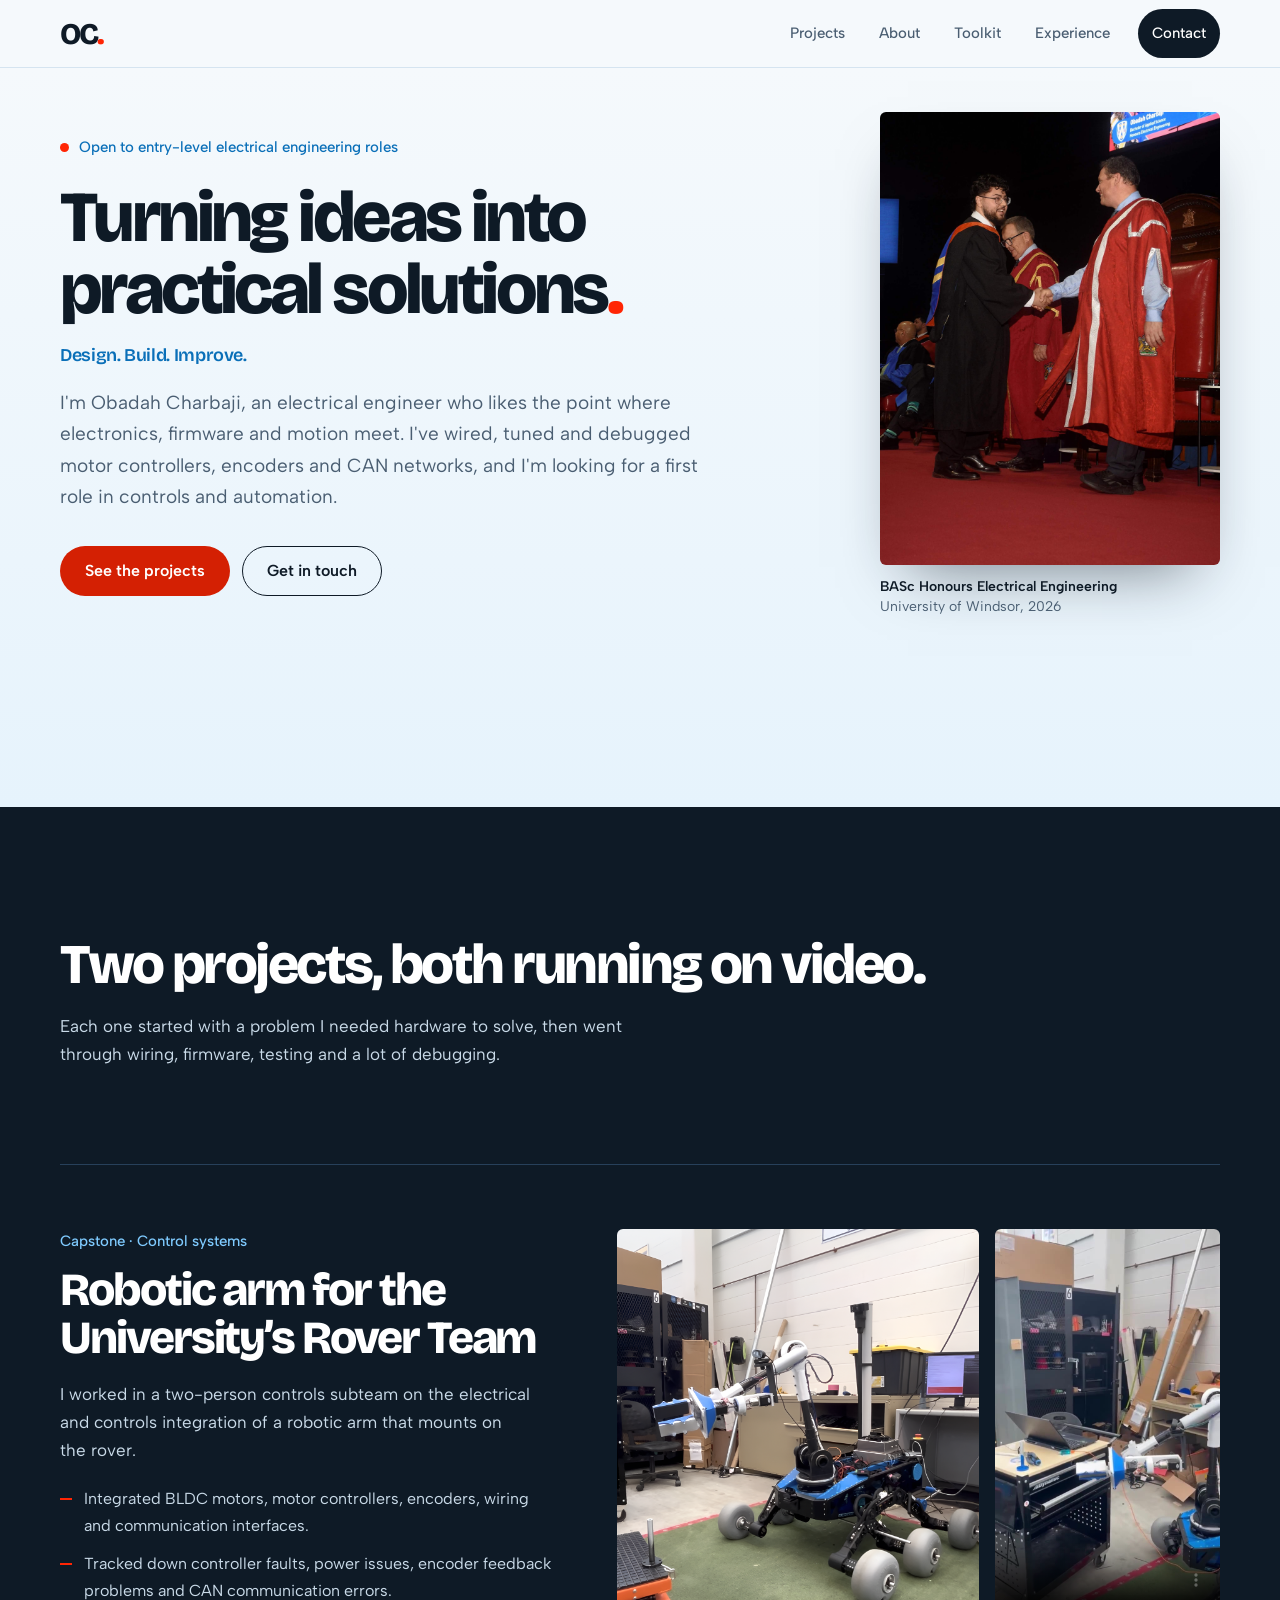
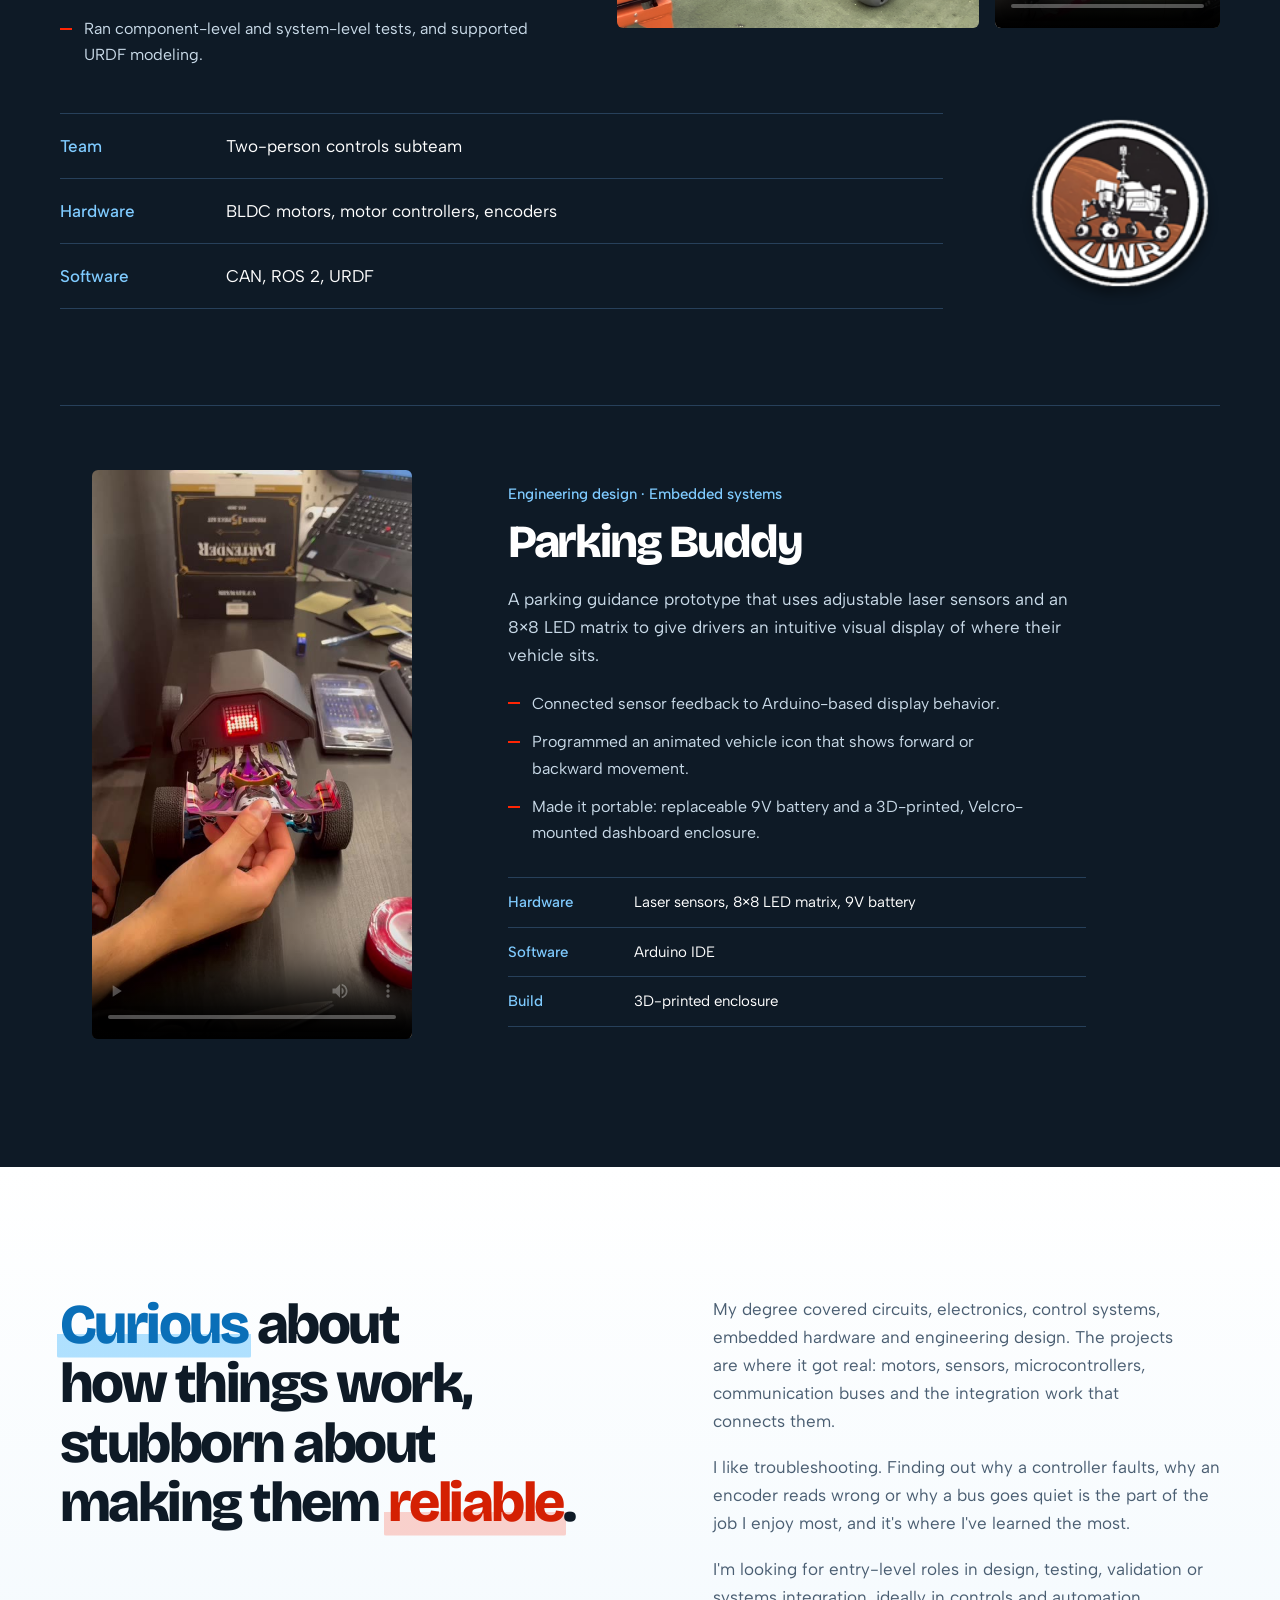
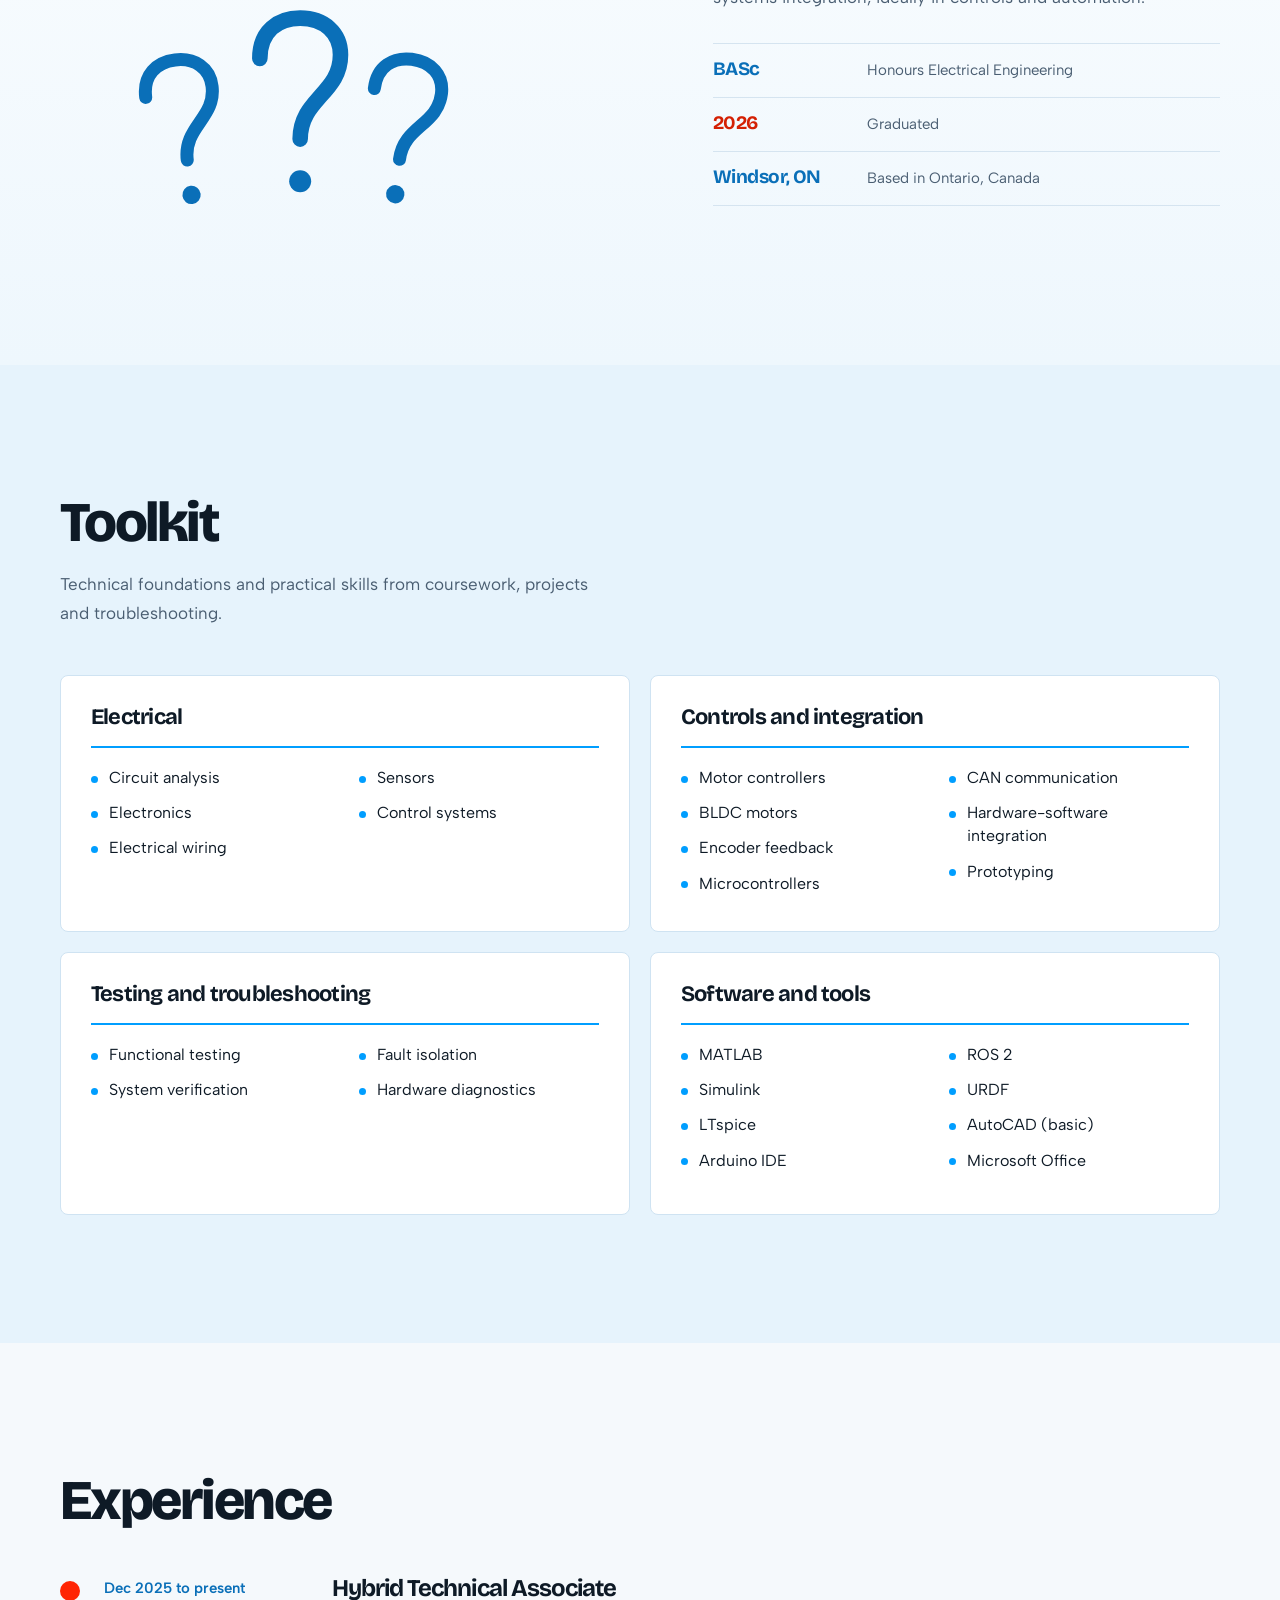
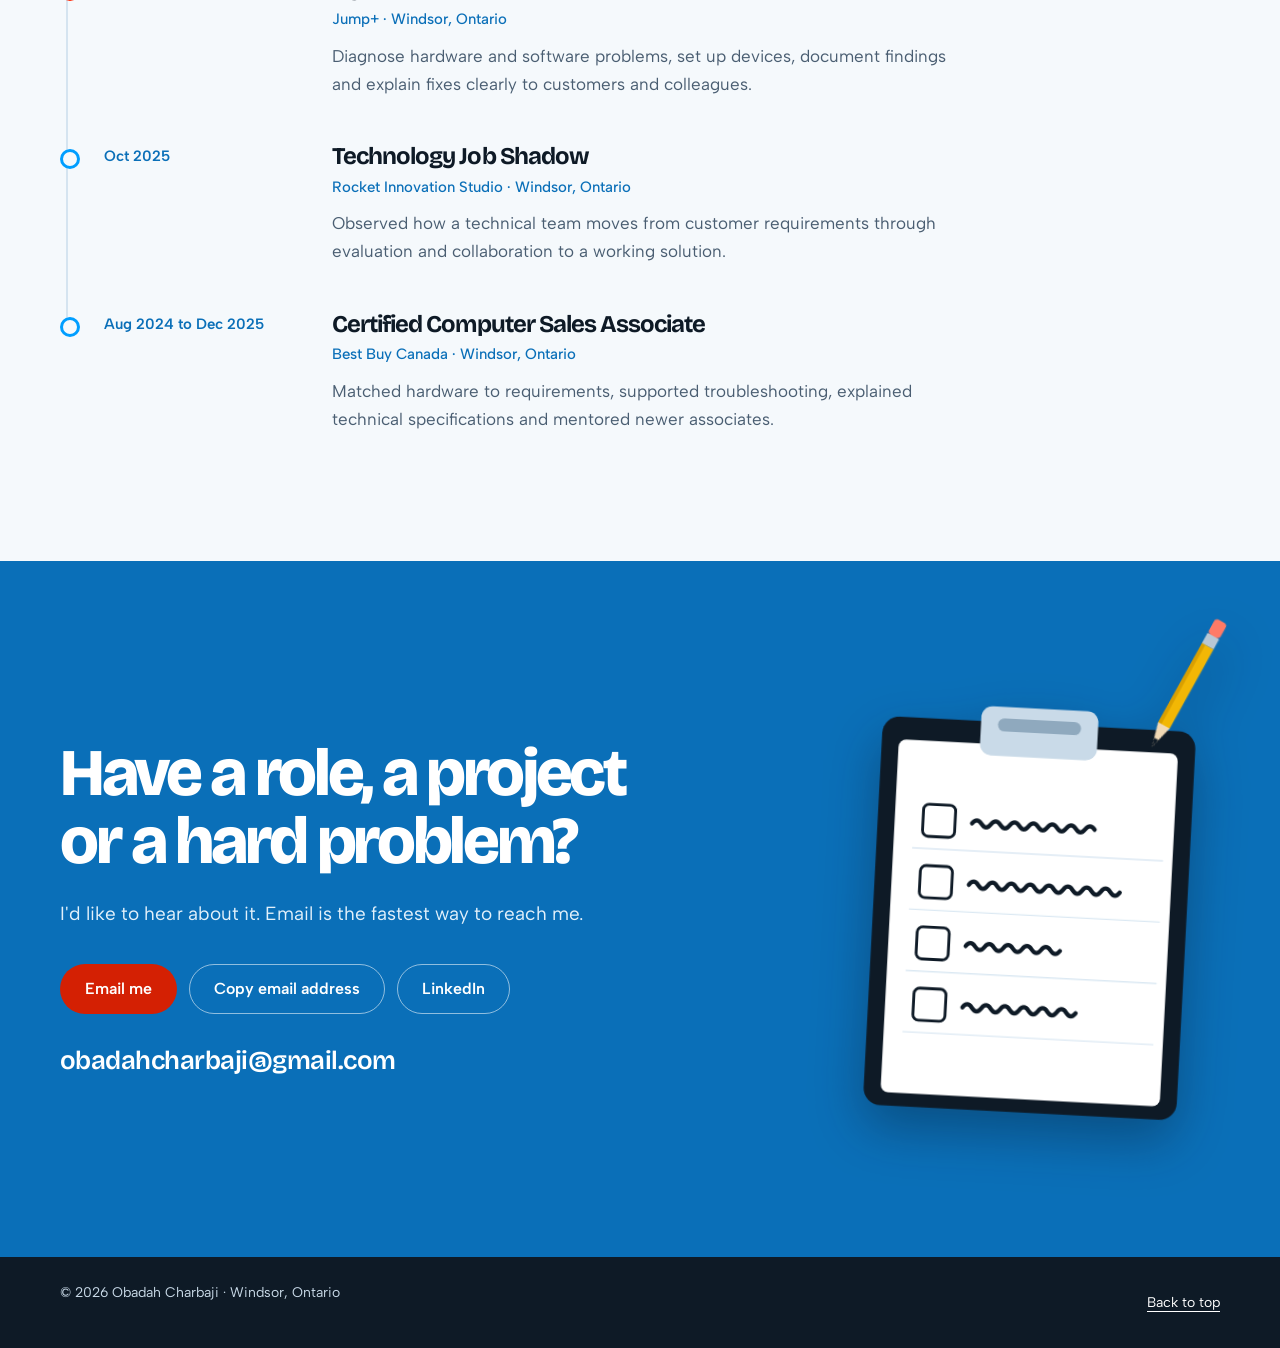
<file: index.html>
<!DOCTYPE html>
<html lang="en">
<head>
  <meta charset="UTF-8" />
  <meta name="viewport" content="width=device-width, initial-scale=1" />
  <title>Obadah Charbaji · Electrical Engineer, Controls &amp; Automation</title>
  <meta name="description" content="Obadah Charbaji is a 2026 Electrical Engineering graduate (University of Windsor) with hands-on experience in motor control, encoders, CAN, embedded electronics and testing. Open to entry-level roles in controls and automation." />
  <meta name="theme-color" content="#0E1A26" />
  <link rel="canonical" href="https://obadahcharbaji.com/" />
  <meta property="og:type" content="website" />
  <meta property="og:title" content="Obadah Charbaji · Electrical Engineer" />
  <meta property="og:description" content="Controls, embedded electronics and testing. Robotic arm control systems and Parking Buddy, with demo videos." />
  <meta property="og:image" content="og-image.jpg" />
  <meta name="twitter:card" content="summary_large_image" />
  <link rel="icon" href="data:image/svg+xml,%3Csvg xmlns='http://www.w3.org/2000/svg' viewBox='0 0 64 64'%3E%3Crect width='64' height='64' rx='14' fill='%230E1A26'/%3E%3Ctext x='9' y='44' font-family='Arial' font-weight='800' font-size='32' fill='white'%3EOC%3C/text%3E%3Ccircle cx='53' cy='42' r='5' fill='%23FF2504'/%3E%3C/svg%3E" />
  <link rel="preconnect" href="https://fonts.googleapis.com" />
  <link rel="preconnect" href="https://fonts.gstatic.com" crossorigin />
  <link rel="stylesheet" href="https://fonts.googleapis.com/css2?family=Bricolage+Grotesque:opsz,wght@12..96,500;12..96,700;12..96,800&family=Albert+Sans:wght@400;500;600&display=swap" />
  <style>
:root{
  --ink:#0E1A26; --ink-2:#16273A; --paper:#F5F9FC; --white:#FFFFFF;
  --blue:#009EFF; --blue-deep:#0A6FB8; --red:#FF2504; --red-btn:#D42003;
  --muted:#4A5E72; --line:#D5E4F0; --line-dark:#27405A; --on-dark:#C9DAE8;
  --wrap:1160px; --head:'Bricolage Grotesque','Albert Sans',system-ui,sans-serif; --body:'Albert Sans',system-ui,sans-serif;
}
*{box-sizing:border-box}
html{scroll-behavior:smooth;scroll-padding-top:84px}
body{margin:0;background:var(--paper);color:var(--ink);font:400 17px/1.65 var(--body);-webkit-font-smoothing:antialiased;text-rendering:optimizeLegibility}
h1,h2,h3,p,ul,ol,dl,figure,dd{margin:0}
p,li{text-wrap:pretty}h1,h2,h3{text-wrap:balance}
ul,ol{padding:0;list-style:none}
img,video{display:block;max-width:100%}
a{color:inherit}
:focus-visible{outline:3px solid var(--blue);outline-offset:3px;border-radius:2px}
.wrap{width:min(100% - 48px,var(--wrap));margin-inline:auto}
.sr-only{position:absolute;width:1px;height:1px;overflow:hidden;clip:rect(0 0 0 0);white-space:nowrap}
.skip-link{position:absolute;left:16px;top:-80px;z-index:100;background:var(--white);padding:10px 14px;font-weight:600}
.skip-link:focus{top:12px}
.progress{position:fixed;inset:0 0 auto 0;height:3px;z-index:60;background:var(--red);transform-origin:left;transform:scaleX(0)}

/* header */
.site-header{position:sticky;top:0;z-index:50;height:68px;background:rgba(245,249,252,.9);backdrop-filter:blur(14px);border-bottom:1px solid var(--line)}
.bar{height:100%;display:flex;align-items:center;justify-content:space-between}
.brand{font:800 30px/1 var(--head);letter-spacing:-.06em;text-decoration:none}
.brand span{color:var(--red)}
.site-nav{display:flex;align-items:center;gap:6px}
.site-nav a{padding:12px 14px;font-size:15px;font-weight:500;text-decoration:none;border-radius:999px;color:var(--muted);transition:color .15s,background .15s}
.site-nav a:hover{color:var(--ink)}
.site-nav a.is-active{color:var(--ink);background:#E3F1FB}
.site-nav .nav-cta{background:var(--ink);color:var(--white);margin-left:8px}
.site-nav .nav-cta:hover{background:var(--blue-deep);color:var(--white)}
.menu-toggle{display:none;width:44px;height:44px;border:0;background:none;cursor:pointer;position:relative}
.menu-toggle span{position:absolute;left:11px;right:11px;height:2px;background:var(--ink);transition:transform .2s,top .2s}
.menu-toggle span:first-child{top:18px}.menu-toggle span:last-child{top:25px}
.menu-toggle[aria-expanded=true] span:first-child{top:21px;transform:rotate(45deg)}
.menu-toggle[aria-expanded=true] span:last-child{top:21px;transform:rotate(-45deg)}

/* buttons */
.btn{display:inline-flex;align-items:center;justify-content:center;min-height:50px;padding:12px 24px;border-radius:999px;font:600 16px/1 var(--body);text-decoration:none;border:1.5px solid transparent;cursor:pointer;transition:transform .15s,background .15s,color .15s,border-color .15s}
.btn:hover{transform:translateY(-2px)}
.btn-primary{background:var(--red-btn);color:var(--white)}
.btn-primary:hover{background:#B81A02}
.btn-ghost{border-color:var(--ink);color:var(--ink);background:transparent}
.btn-ghost:hover{background:var(--ink);color:var(--white)}
.btn-ghost-light{border-color:rgba(255,255,255,.55);color:var(--white);background:transparent}
.btn-ghost-light:hover{background:var(--white);color:var(--ink)}

/* hero */
.hero{padding:44px 0 0;overflow:hidden;background:linear-gradient(180deg,var(--paper) 0%,#E6F3FC 100%)}
.hero-grid{display:grid;grid-template-columns:minmax(0,1.25fr) minmax(0,.75fr);gap:clamp(32px,6vw,88px);align-items:center}
.hero-status{display:inline-flex;align-items:center;gap:10px;font-size:15px;font-weight:500;color:var(--blue-deep);margin-bottom:22px}
.pulse{width:9px;height:9px;border-radius:50%;background:var(--red)}
.hero h1{font:800 clamp(42px,5.6vw,80px)/1 var(--head);letter-spacing:-.05em;max-width:11em}
.tagline{margin-top:18px;font:600 18px/1.3 var(--head);letter-spacing:-.02em;color:var(--blue-deep)}
.hero h1 i{font-style:normal;color:var(--red)}
.lede{margin-top:20px;max-width:34em;font-size:clamp(17px,1.5vw,19px);color:var(--muted)}
.hero-actions{display:flex;flex-wrap:wrap;gap:12px;margin-top:34px}
.hero-photo{position:relative;justify-self:end;width:100%;max-width:340px}
.hero-photo img{width:100%;height:auto;aspect-ratio:3/4;object-fit:cover;border-radius:6px;box-shadow:0 30px 60px -28px rgba(14,26,38,.55)}
.hero-photo figcaption{margin-top:12px;font-size:14px;font-weight:600;line-height:1.4}
.hero-photo figcaption span{font-weight:400;color:var(--muted)}

/* signal wave: the page's one signature moment */
.trace{position:relative;height:170px;margin-top:20px}
.trace canvas{position:absolute;inset:0;width:100%;height:100%;display:block}

/* section scaffolding */
.section-title{font:800 clamp(32px,4.4vw,56px)/1.06 var(--head);letter-spacing:-.045em;max-width:17em}
.section-sub{margin-top:18px;max-width:36em;color:var(--muted)}
.projects,.about,.toolkit,.experience{padding:clamp(72px,10vw,128px) 0}

/* projects */
.projects{background:var(--ink);color:var(--white)}
.projects .section-sub{color:var(--on-dark)}
.case{display:grid;gap:clamp(28px,5vw,72px);align-items:start;margin-top:clamp(56px,8vw,96px);padding-top:clamp(40px,5vw,64px);border-top:1px solid var(--line-dark)}
.case-arm{grid-template-columns:minmax(0,.9fr) minmax(0,1.1fr)}
.case-park{grid-template-columns:minmax(0,.7fr) minmax(0,1.3fr);align-items:center}
.case-kind{font-size:15px;font-weight:500;color:#7FCBFF;margin-bottom:12px}
.case h3{font:800 clamp(30px,3.6vw,46px)/1.05 var(--head);letter-spacing:-.045em;margin-bottom:18px}
.case-text>p:not(.case-kind){color:var(--on-dark);max-width:34em}
.ticks{margin:22px 0 0;display:grid;gap:12px;max-width:34em}
.ticks li{position:relative;padding-left:24px;color:var(--on-dark);font-size:16px}
.ticks li::before{content:"";position:absolute;left:0;top:.72em;width:12px;height:2px;background:var(--red)}
.facts{margin-top:30px;border-top:1px solid var(--line-dark);max-width:34em}
.facts div{display:grid;grid-template-columns:110px 1fr;gap:16px;padding:12px 0;border-bottom:1px solid var(--line-dark);font-size:15px}
.facts dt{color:#7FCBFF;font-weight:500}
.facts dd{color:var(--white)}
.case-media{min-width:0}
.case-arm .case-media{display:grid;grid-template-columns:minmax(0,1fr) minmax(0,.62fr);gap:16px;align-items:stretch}
.case-park .case-media{display:flex;justify-content:center}
.shot{position:relative;min-width:0}
.shot-photo img{width:100%;height:100%;object-fit:cover;border-radius:6px}
.shot video{width:100%;height:auto;background:#060D14;border-radius:6px;aspect-ratio:9/16;object-fit:contain}
.case-park .shot{width:min(100%,320px)}
.shot figcaption{margin-top:10px;font-size:14px;color:var(--on-dark)}
.shot-photo{display:flex}

/* wide facts strip with the big rover badge */
.case-arm{row-gap:36px}
.case-foot{grid-column:1/-1;display:grid;grid-template-columns:minmax(0,1fr) auto;gap:clamp(28px,6vw,96px);align-items:center;margin-top:8px}
.case-foot .facts{max-width:none;margin:0}
.case-foot .facts div{grid-template-columns:150px 1fr;padding:18px 0;font-size:17px}
.rover-logo{display:block;width:clamp(160px,17vw,200px);height:auto;justify-self:center}
@media(max-width:900px){.case-foot{grid-template-columns:1fr;gap:28px}.rover-logo{justify-self:start;width:150px}}
@media(max-width:480px){.case-foot .facts div{grid-template-columns:90px 1fr;padding:14px 0;font-size:16px}}

/* about */
.about{background:linear-gradient(180deg,var(--white) 0%,#EEF7FD 100%)}
.hl{background-color:transparent;background-repeat:no-repeat;background-position:0 100%;background-size:100% .42em;padding:0 .06em;margin:0 -.06em;border-radius:2px}
.hl-blue{color:var(--blue-deep);background-image:linear-gradient(rgba(0,158,255,.3),rgba(0,158,255,.3))}
.hl-red{color:var(--red-btn);background-image:linear-gradient(rgba(255,37,4,.2),rgba(255,37,4,.2))}
.about-grid{display:grid;grid-template-columns:minmax(0,1fr) minmax(0,.9fr);gap:clamp(32px,7vw,100px);align-items:start}
.about-body{display:grid;gap:18px;color:var(--muted)}
.stat-row{display:grid;gap:0;margin-top:14px;border-top:1px solid var(--line)}
.stat-row li{padding:14px 0;border-bottom:1px solid var(--line);color:var(--muted);font-size:15px}
.stat-row strong{display:inline-block;min-width:150px;font:700 19px/1.2 var(--head);letter-spacing:-.03em;color:var(--blue-deep)}
.stat-row li:nth-child(2) strong{color:var(--red-btn)}

/* three question marks shrink, then three stars pop in */
.about-lead{display:grid;gap:36px}
.qstars{max-width:440px}
.qs-svg{display:block;width:100%;height:auto;overflow:visible}
.qm,.st{transform-box:fill-box;transform-origin:50% 55%}
.qm path{fill:none;stroke:var(--blue-deep);stroke-width:17;stroke-linecap:round;stroke-linejoin:round}
.qm circle{fill:var(--blue-deep)}
.st{fill:var(--red-btn);stroke:var(--ink);stroke-width:20;stroke-linejoin:round;opacity:0;transform:scale(0)}
.qm{transition:transform .35s cubic-bezier(.5,0,.75,0),opacity .3s ease}
.qstars.is-on .qm{transform:scale(0);opacity:0}
.qstars.is-on .qm1{transition-delay:.35s}.qstars.is-on .qm2{transition-delay:.47s}.qstars.is-on .qm3{transition-delay:.59s}
.qstars.is-on .st{animation:starpop .55s cubic-bezier(.2,.9,.3,1) both}
.qstars.is-on .st1{animation-delay:.6s}.qstars.is-on .st2{animation-delay:.9s}.qstars.is-on .st3{animation-delay:.75s}
@keyframes starpop{0%{transform:scale(0);opacity:0}15%{opacity:1}65%{transform:scale(1.18);opacity:1}100%{transform:scale(1);opacity:1}}
.qstars.is-reset *{transition:none!important;animation:none!important}
.qstars.is-static .qm{display:none}.qstars.is-static .st{opacity:1;transform:none}

/* toolkit */
.toolkit{background:#E6F3FC}
.kit{margin-top:48px;display:grid;grid-template-columns:repeat(2,minmax(0,1fr));gap:20px}
.kit-group{background:var(--white);border:1px solid #CFE3F2;border-radius:8px;padding:28px 30px 30px}
.kit-group h3{font:700 22px/1.2 var(--head);letter-spacing:-.035em;padding-bottom:16px;margin-bottom:18px;border-bottom:2px solid var(--blue)}
.kit-group ul{columns:2;column-gap:28px}
.kit-group li{position:relative;padding-left:18px;margin-bottom:12px;font-size:16px;line-height:1.45;break-inside:avoid}
.kit-group li::before{content:"";position:absolute;left:0;top:.6em;width:7px;height:7px;border-radius:50%;background:var(--blue)}

/* experience */
.experience{background:var(--paper)}
.timeline{margin-top:44px;position:relative}
.timeline li{position:relative;display:grid;grid-template-columns:200px minmax(0,1fr);gap:28px;padding:0 0 44px 44px}
.timeline li:last-child{padding-bottom:0}
.timeline li::before{content:"";position:absolute;left:0;top:7px;width:14px;height:14px;border-radius:50%;background:var(--paper);border:3px solid var(--blue);z-index:1}
.timeline li::after{content:"";position:absolute;left:6px;top:14px;bottom:-7px;width:2px;background:var(--line)}
.timeline li:last-child::after{display:none}
.timeline li:first-child::before{background:var(--red);border-color:var(--red)}
.timeline time{font-size:15px;font-weight:600;color:var(--blue-deep);padding-top:2px}
.timeline h3{font:700 24px/1.2 var(--head);letter-spacing:-.04em}
.where{margin:4px 0 10px;font-weight:500;color:var(--blue-deep);font-size:15px}
.timeline p:last-child{color:var(--muted);max-width:38em}

/* contact */
.contact{background:var(--blue-deep);color:var(--white);padding:clamp(80px,11vw,140px) 0}
.contact h2{font:800 clamp(38px,5.2vw,72px)/1.02 var(--head);letter-spacing:-.05em;max-width:11em}
.contact-main>p:first-of-type{margin-top:22px;font-size:19px;color:#E3F1FB}
.contact-actions{display:flex;flex-wrap:wrap;gap:12px;margin-top:34px}
.email-line{margin-top:30px;font:600 clamp(18px,2.4vw,26px)/1.3 var(--head);letter-spacing:-.02em;overflow-wrap:anywhere}

.site-footer{background:var(--ink);color:var(--on-dark);padding:24px 0;font-size:14px}
.foot{display:flex;justify-content:space-between;gap:12px;flex-wrap:wrap}
.site-footer a{color:var(--white);text-underline-offset:4px;padding:10px 0}
.toast{position:fixed;left:50%;bottom:28px;transform:translate(-50%,20px);background:var(--ink);color:var(--white);padding:12px 20px;border-radius:999px;font-weight:500;font-size:15px;opacity:0;pointer-events:none;transition:opacity .2s,transform .2s;z-index:80}
.toast.show{opacity:1;transform:translate(-50%,0)}


/* clipboard: a pencil ticks off the to-do list */
.contact-grid{display:grid;grid-template-columns:minmax(0,1.3fr) minmax(0,.7fr);gap:clamp(32px,6vw,88px);align-items:center}
.clip{justify-self:center;width:100%;max-width:340px;transform:rotate(3deg);filter:drop-shadow(0 22px 26px rgba(6,20,34,.35))}
.clip-svg{display:block;width:100%;height:auto;overflow:visible}
.sq{fill:none;stroke:var(--ink);stroke-width:4.5;stroke-linecap:round;stroke-linejoin:round}
.rule{stroke:#DCE9F3;stroke-width:1.5}
.box{fill:none;stroke:var(--ink);stroke-width:3}
.tick{fill:none;stroke:var(--red-btn);stroke-width:6;stroke-linecap:round;stroke-linejoin:round;stroke-dasharray:1;stroke-dashoffset:1}
.pencil{transform:translate(300px,60px)}
@keyframes pencilmove{0.0%{transform:translate(300px,60px);animation-timing-function:ease-in-out}6.916%{transform:translate(300px,60px);animation-timing-function:ease-in-out}14.523%{transform:translate(69px,150px);animation-timing-function:linear}16.321%{transform:translate(76px,158px);animation-timing-function:linear}20.47%{transform:translate(91px,141px);animation-timing-function:ease-in-out}25.588%{transform:translate(91px,141px);animation-timing-function:ease-in-out}33.195%{transform:translate(69px,215px);animation-timing-function:linear}34.993%{transform:translate(76px,223px);animation-timing-function:linear}39.142%{transform:translate(91px,206px);animation-timing-function:ease-in-out}44.26%{transform:translate(91px,206px);animation-timing-function:ease-in-out}51.867%{transform:translate(69px,280px);animation-timing-function:linear}53.665%{transform:translate(76px,288px);animation-timing-function:linear}57.815%{transform:translate(91px,271px);animation-timing-function:ease-in-out}62.932%{transform:translate(91px,271px);animation-timing-function:ease-in-out}70.539%{transform:translate(69px,345px);animation-timing-function:linear}72.337%{transform:translate(76px,353px);animation-timing-function:linear}76.487%{transform:translate(91px,336px);animation-timing-function:ease-in-out}86.169%{transform:translate(91px,336px);animation-timing-function:ease-in-out}97.234%{transform:translate(292px,446px);animation-timing-function:ease-in-out}100.0%{transform:translate(292px,446px);animation-timing-function:ease-in-out}}
@keyframes drawit{to{stroke-dashoffset:0}}
@keyframes dimsq{to{stroke:#A9BACA}}
@keyframes redsq{to{stroke:var(--red-btn)}}
.clip.is-on .pencil{animation:pencilmove 7.23s both}
.clip.is-on .k0{animation:drawit .43s linear 1.05s both}
.clip.is-on .k1{animation:drawit .43s linear 2.40s both}
.clip.is-on .k2{animation:drawit .43s linear 3.75s both}
.clip.is-on .k3{animation:drawit .43s linear 5.10s both}
.clip.is-on .sq0{animation:dimsq .3s ease-out 1.48s both}
.clip.is-on .sq1{animation:dimsq .3s ease-out 2.83s both}
.clip.is-on .sq2{animation:dimsq .3s ease-out 4.18s both}
.clip.is-on .sq3{animation:redsq .3s ease-out 5.40s both}
.clip.is-reset *{animation:none!important}
.clip.is-static .tick,.clip.is-static .clip.is-static .pencil{transform:translate(292px,446px)}
.clip.is-static .sq0,.clip.is-static .sq1,.clip.is-static .sq2{stroke:#A9BACA}.clip.is-static .sq3{stroke:var(--red-btn)}
@media(max-width:900px){.contact-grid{grid-template-columns:1fr}.clip{justify-self:start;max-width:300px;margin-top:8px}}

/* responsive */
@media(max-width:900px){
  .hero{padding-top:44px}
  .hero-grid{grid-template-columns:1fr}
  .hero-photo{justify-self:start;max-width:340px}
  .case-arm,.case-park,.about-grid{grid-template-columns:1fr}
  .case-park .case-media{order:2}
  .case-park .case-media{justify-content:flex-start}
  .kit{grid-template-columns:1fr}
}
@media(max-width:760px){
  .menu-toggle{display:block}
  .site-nav{position:absolute;top:67px;left:0;right:0;display:none;flex-direction:column;align-items:stretch;gap:0;padding:12px 24px 20px;background:var(--paper);border-bottom:1px solid var(--line)}
  .site-nav.open{display:flex}
  .site-nav a{padding:14px 8px;border-radius:0;font-size:17px}
  .site-nav .nav-cta{margin:8px 0 0;text-align:center;border-radius:999px}
  .trace{height:140px}
  .case-arm .case-media{grid-template-columns:1fr 1fr}
  .timeline li{grid-template-columns:1fr;gap:4px;padding-left:36px}
  .facts div{grid-template-columns:90px 1fr}
  .stat-row strong{display:block;min-width:0}
}
@media(max-width:480px){.kit-group{padding:24px 22px}.kit-group ul{columns:1}.wrap{width:min(100% - 36px,var(--wrap))}.btn{width:100%}.contact-actions .btn{width:100%}}

@media(prefers-reduced-motion:reduce){
  html{scroll-behavior:auto}
  .qs .q,.qs .s{transition:none!important}
  *,*::before,*::after{animation:none!important;transition:none!important}
}
@media print{.site-header,.progress,.hero-photo,.trace,.toast,video,.menu-toggle{display:none!important}body{font-size:12pt}.projects,.contact,.toolkit{background:none;color:#000}.case-text *,.contact *{color:#000!important}}

</style>
  
  <script type="application/ld+json">
  {"@context":"https://schema.org","@type":"Person","name":"Obadah Charbaji","jobTitle":"Electrical Engineering Graduate","email":"mailto:obadahcharbaji@gmail.com","alumniOf":"University of Windsor","address":{"@type":"PostalAddress","addressLocality":"Windsor","addressRegion":"ON","addressCountry":"CA"},"sameAs":["https://www.linkedin.com/in/obadah-charbaji/"]}
  </script>
</head>
<body>
  <a class="skip-link" href="#main">Skip to main content</a>
  <div class="progress" aria-hidden="true"></div>

  <header class="site-header" id="top">
    <div class="wrap bar">
      <a class="brand" href="#top" aria-label="Obadah Charbaji, back to top">OC<span>.</span></a>
      <button class="menu-toggle" type="button" aria-label="Open navigation" aria-controls="site-nav" aria-expanded="false"><span></span><span></span></button>
      <nav class="site-nav" id="site-nav" aria-label="Main">
        <a href="#projects">Projects</a>
        <a href="#about">About</a>
        <a href="#toolkit">Toolkit</a>
        <a href="#experience">Experience</a>
        <a class="nav-cta" href="#contact">Contact</a>
      </nav>
    </div>
  </header>

  <main id="main">
    <section class="hero" aria-labelledby="hero-title">
      <div class="wrap hero-grid">
        <div class="hero-copy">
          <p class="hero-status"><span class="pulse" aria-hidden="true"></span>Open to entry-level electrical engineering roles</p>
          <h1 id="hero-title">Turning ideas into practical solutions<i>.</i></h1>
          <p class="tagline">Design. Build. Improve.</p>
          <p class="lede">I'm Obadah Charbaji, an electrical engineer who likes the point where electronics, firmware and motion meet. I've wired, tuned and debugged motor controllers, encoders and CAN networks, and I'm looking for a first role in controls and automation.</p>
          <div class="hero-actions">
            <a class="btn btn-primary" href="#projects">See the projects</a>
            <a class="btn btn-ghost" href="#contact">Get in touch</a>
          </div>
        </div>
        <figure class="hero-photo">
          <picture><img src="graduation-photo.png" alt="Obadah Charbaji shaking hands on stage at the University of Windsor graduation ceremony, with his name and degree on the screen above" width="960" height="1437" fetchpriority="high"></picture>
          <figcaption>BASc Honours Electrical Engineering<br><span>University of Windsor, 2026</span></figcaption>
        </figure>
      </div>

      <div class="wrap">
        <div class="trace" aria-hidden="true"><canvas id="wave"></canvas></div>
      </div>
    </section>

    <section class="projects" id="projects" aria-labelledby="projects-title">
      <div class="wrap">
        <h2 id="projects-title" class="section-title">Two projects, both running on video.</h2>
        <p class="section-sub">Each one started with a problem I needed hardware to solve, then went through wiring, firmware, testing and a lot of debugging.</p>

        <article class="case case-arm">
          <div class="case-text">
            <p class="case-kind">Capstone · Control systems</p>
            <h3>Robotic arm for the University’s Rover Team</h3>
            <p>I worked in a two-person controls subteam on the electrical and controls integration of a robotic arm that mounts on the rover.</p>
            <ul class="ticks">
              <li>Integrated BLDC motors, motor controllers, encoders, wiring and communication interfaces.</li>
              <li>Tracked down controller faults, power issues, encoder feedback problems and CAN communication errors.</li>
              <li>Ran component-level and system-level tests, and supported URDF modeling.</li>
            </ul>
          </div>
          <div class="case-media">
            <figure class="shot shot-photo">
              <picture><img src="robotic-arm.jpg.png" alt="The rover and its robotic arm on the lab floor, with the controls laptop on the bench behind" width="1200" height="1281" loading="lazy"></picture>
            </figure>
            <figure class="shot shot-video">
              <video controls playsinline preload="metadata" poster="robotic-arm-poster.jpg" aria-label="Robotic arm demonstration video" width="720" height="1280">
                <source src="robotic-arm-demo.mp4" type="video/mp4">
                <a href="robotic-arm-demo.mp4">Download the robotic arm demonstration</a>
              </video>
            </figure>
          </div>
      <div class="case-foot">
          <dl class="facts">
              <div><dt>Team</dt><dd>Two-person controls subteam</dd></div>
              <div><dt>Hardware</dt><dd>BLDC motors, motor controllers, encoders</dd></div>
              <div><dt>Software</dt><dd>CAN, ROS 2, URDF</dd></div>
            </dl>
          <img class="rover-logo" src="rover-team-logo.png" alt="UWR rover team badge" width="150" height="143" onerror="this.remove()">
        </div>
        </article>

        <article class="case case-park">
          <div class="case-media">
            <figure class="shot shot-video">
              <video controls playsinline preload="metadata" poster="parking-buddy-poster.jpg" aria-label="Parking Buddy demonstration video" width="480" height="852">
                <source src="parking-buddy-demo.mp4" type="video/mp4">
                <a href="parking-buddy-demo.mp4">Download the Parking Buddy demonstration</a>
              </video>
            </figure>
          </div>
          <div class="case-text">
            <p class="case-kind">Engineering design · Embedded systems</p>
            <h3>Parking Buddy</h3>
            <p>A parking guidance prototype that uses adjustable laser sensors and an 8×8 LED matrix to give drivers an intuitive visual display of where their vehicle sits.</p>
            <ul class="ticks">
              <li>Connected sensor feedback to Arduino-based display behavior.</li>
              <li>Programmed an animated vehicle icon that shows forward or backward movement.</li>
              <li>Made it portable: replaceable 9V battery and a 3D-printed, Velcro-mounted dashboard enclosure.</li>
            </ul>
            <dl class="facts">
              <div><dt>Hardware</dt><dd>Laser sensors, 8×8 LED matrix, 9V battery</dd></div>
              <div><dt>Software</dt><dd>Arduino IDE</dd></div>
              <div><dt>Build</dt><dd>3D-printed enclosure</dd></div>
            </dl>
          </div>
        </article>
      </div>
    </section>

    <section class="about" id="about" aria-labelledby="about-title">
      <div class="wrap about-grid">
        <div class="about-lead"><h2 id="about-title" class="section-title"><mark class="hl hl-blue">Curious</mark> about how things work, stubborn about making them <mark class="hl hl-red">reliable</mark>.</h2><div class="qstars" aria-hidden="true"><svg class="qs-svg" viewBox="0 0 720 440" role="presentation" focusable="false">
  <g transform="translate(110 150) rotate(-7) scale(1.25)"><g class="qm qm1"><path d="M18 52C18 22 38 8 62 8C88 8 106 24 106 48C106 90 62 96 62 140"/><circle cx="62" cy="186" r="12"/></g></g>
  <g transform="translate(300 70) scale(1.5)"><g class="qm qm2"><path d="M18 52C18 22 38 8 62 8C88 8 106 24 106 48C106 90 62 96 62 140"/><circle cx="62" cy="186" r="12"/></g></g>
  <g transform="translate(500 130) rotate(7) scale(1.25)"><g class="qm qm3"><path d="M18 52C18 22 38 8 62 8C88 8 106 24 106 48C106 90 62 96 62 140"/><circle cx="62" cy="186" r="12"/></g></g>
  <polygon class="st st1" points="152,123 196,206 288,197 223,264 260,348 177,307 110,368 111,284 46,233 126,209"/>
  <polygon class="st st2" points="559,112 591,197 677,220 606,275 612,363 538,313 457,346 483,261 413,189 514,194"/>
  <polygon class="st st3" points="355,70 397,168 502,170 421,240 452,340 362,284 277,344 303,243 220,182 315,164"/>
</svg></div></div>
        <div class="about-body">
          <p>My degree covered circuits, electronics, control systems, embedded hardware and engineering design. The projects are where it got real: motors, sensors, microcontrollers, communication buses and the integration work that connects them.</p>
          <p>I like troubleshooting. Finding out why a controller faults, why an encoder reads wrong or why a bus goes quiet is the part of the job I enjoy most, and it's where I've learned the most.</p>
          <p>I'm looking for entry-level roles in design, testing, validation or systems integration, ideally in controls and automation.</p>
          <ul class="stat-row" aria-label="At a glance">
            <li><strong>BASc</strong> Honours Electrical Engineering</li>
            <li><strong>2026</strong> Graduated</li>
            <li><strong>Windsor, ON</strong> Based in Ontario, Canada</li>
          </ul>
        </div>
      </div>
    </section>

    <section class="toolkit" id="toolkit" aria-labelledby="toolkit-title">
      <div class="wrap">
        <h2 id="toolkit-title" class="section-title">Toolkit</h2>
        <p class="section-sub">Technical foundations and practical skills from coursework, projects and troubleshooting.</p>
        <div class="kit">
          <div class="kit-group"><h3>Electrical</h3><ul><li>Circuit analysis</li><li>Electronics</li><li>Electrical wiring</li><li>Sensors</li><li>Control systems</li></ul></div>
          <div class="kit-group"><h3>Controls and integration</h3><ul><li>Motor controllers</li><li>BLDC motors</li><li>Encoder feedback</li><li>Microcontrollers</li><li>CAN communication</li><li>Hardware-software integration</li><li>Prototyping</li></ul></div>
          <div class="kit-group"><h3>Testing and troubleshooting</h3><ul><li>Functional testing</li><li>System verification</li><li>Fault isolation</li><li>Hardware diagnostics</li></ul></div>
          <div class="kit-group"><h3>Software and tools</h3><ul><li>MATLAB</li><li>Simulink</li><li>LTspice</li><li>Arduino IDE</li><li>ROS 2</li><li>URDF</li><li>AutoCAD (basic)</li><li>Microsoft Office</li></ul></div>
        </div>
      </div>
    </section>

    <section class="experience" id="experience" aria-labelledby="experience-title">
      <div class="wrap">
        <h2 id="experience-title" class="section-title">Experience</h2>
        <ol class="timeline">
          <li><time>Dec 2025 to present</time><div><h3>Hybrid Technical Associate</h3><p class="where">Jump+ · Windsor, Ontario</p><p>Diagnose hardware and software problems, set up devices, document findings and explain fixes clearly to customers and colleagues.</p></div></li>
          <li><time>Oct 2025</time><div><h3>Technology Job Shadow</h3><p class="where">Rocket Innovation Studio · Windsor, Ontario</p><p>Observed how a technical team moves from customer requirements through evaluation and collaboration to a working solution.</p></div></li>
          <li><time>Aug 2024 to Dec 2025</time><div><h3>Certified Computer Sales Associate</h3><p class="where">Best Buy Canada · Windsor, Ontario</p><p>Matched hardware to requirements, supported troubleshooting, explained technical specifications and mentored newer associates.</p></div></li>
        </ol>
      </div>
    </section>

    <section class="contact" id="contact" aria-labelledby="contact-title">
      <div class="wrap contact-grid"><div class="contact-main">
        <h2 id="contact-title">Have a role, a project or a hard problem?</h2>
        <p>I'd like to hear about it. Email is the fastest way to reach me.</p>
        <div class="contact-actions">
          <a class="btn btn-primary" href="mailto:obadahcharbaji@gmail.com?subject=Engineering%20opportunity">Email me</a>
          <button class="btn btn-ghost-light" type="button" data-copy="obadahcharbaji@gmail.com">Copy email address</button>
          <a class="btn btn-ghost-light" href="https://www.linkedin.com/in/obadah-charbaji/" target="_blank" rel="noopener noreferrer">LinkedIn <span class="sr-only">(opens in a new tab)</span></a>
        </div>
        <p class="email-line">obadahcharbaji@gmail.com</p>
      </div><div class="clip" aria-hidden="true"><svg class="clip-svg" viewBox="0 0 360 440" role="presentation" focusable="false">
  <rect x="14" y="24" width="332" height="412" rx="18" fill="#0E1A26"/>
  <rect x="32" y="48" width="296" height="374" rx="8" fill="#FFFFFF"/>
  <rect x="118" y="8" width="124" height="52" rx="12" fill="#C9DAE8"/>
  <rect x="136" y="20" width="88" height="14" rx="7" fill="#8FA9BE"/>
    <g transform="translate(0 -18)">
    <line class="rule" x1="52" y1="180" x2="318" y2="180"/>
    <rect class="box" x="62" y="133" width="34" height="34" rx="6"/>
    <path class="sq sq0" d="M114 151 q5 -7 10 0 t10 0 t10 0 t10 0 t10 0 t10 0 t10 0 t10 0 t10 0 t10 0 t10 0 t10 0 t10 0"/>
    <path class="tick k0" pathLength="1" d="M69 150 L76 158 L91 141"/>
    <line class="rule" x1="52" y1="245" x2="318" y2="245"/>
    <rect class="box" x="62" y="198" width="34" height="34" rx="6"/>
    <path class="sq sq1" d="M114 216 q5 -7 10 0 t10 0 t10 0 t10 0 t10 0 t10 0 t10 0 t10 0 t10 0 t10 0 t10 0 t10 0 t10 0 t10 0 t10 0 t10 0"/>
    <path class="tick k1" pathLength="1" d="M69 215 L76 223 L91 206"/>
    <line class="rule" x1="52" y1="310" x2="318" y2="310"/>
    <rect class="box" x="62" y="263" width="34" height="34" rx="6"/>
    <path class="sq sq2" d="M114 281 q5 -7 10 0 t10 0 t10 0 t10 0 t10 0 t10 0 t10 0 t10 0 t10 0 t10 0"/>
    <path class="tick k2" pathLength="1" d="M69 280 L76 288 L91 271"/>
    <line class="rule" x1="52" y1="375" x2="318" y2="375"/>
    <rect class="box" x="62" y="328" width="34" height="34" rx="6"/>
    <path class="sq sq3" d="M114 346 q5 -7 10 0 t10 0 t10 0 t10 0 t10 0 t10 0 t10 0 t10 0 t10 0 t10 0 t10 0 t10 0"/>
    <path class="tick k3" pathLength="1" d="M69 345 L76 353 L91 336"/>
  <g class="pencil"><g transform="rotate(26)">
    <polygon points="0,0 -7,-26 7,-26" fill="#F1D9B5"/><polygon points="0,0 -2.6,-9.5 2.6,-9.5" fill="#0E1A26"/>
    <rect x="-7" y="-122" width="14" height="96" fill="#F2B705"/><rect x="-7" y="-122" width="4" height="96" fill="#D99F00"/>
    <rect x="-7" y="-134" width="14" height="12" fill="#B8C7D4"/><rect x="-7" y="-152" width="14" height="18" rx="4" fill="#FF7A66"/>
  </g></g>
  </g>
</svg></div></div>
    </section>
  </main>

  <footer class="site-footer"><div class="wrap foot"><span>© <span id="year">2026</span> Obadah Charbaji · Windsor, Ontario</span><a href="#top">Back to top</a></div></footer>
  <div class="toast" role="status" aria-live="polite"></div>
<script>
(() => {
  const reduce = matchMedia('(prefers-reduced-motion: reduce)').matches;
  const $ = (s, r = document) => r.querySelector(s);
  const $$ = (s, r = document) => [...r.querySelectorAll(s)];

  // mobile menu
  const btn = $('.menu-toggle'), nav = $('.site-nav');
  const setMenu = open => {
    nav.classList.toggle('open', open);
    btn.setAttribute('aria-expanded', String(open));
    btn.setAttribute('aria-label', open ? 'Close navigation' : 'Open navigation');
  };
  btn.addEventListener('click', () => setMenu(!nav.classList.contains('open')));
  $$('a', nav).forEach(a => a.addEventListener('click', () => setMenu(false)));
  addEventListener('keydown', e => { if (e.key === 'Escape') setMenu(false); });

  // brand returns to the very top
  $('.brand').addEventListener('click', e => {
    e.preventDefault();
    scrollTo({ top: 0, behavior: reduce ? 'auto' : 'smooth' });
    if (location.hash) history.replaceState(null, '', location.pathname + location.search);
  });

  // reading progress
  const bar = $('.progress');
  const onScroll = () => {
    const max = document.documentElement.scrollHeight - innerHeight;
    bar.style.transform = `scaleX(${max > 0 ? Math.min(scrollY / max, 1) : 0})`;
  };
  addEventListener('scroll', onScroll, { passive: true }); onScroll();

  // highlight the current section in the nav
  const links = new Map($$('.site-nav a[href^="#"]').map(a => [a.getAttribute('href').slice(1), a]));
  if ('IntersectionObserver' in window) {
    const io = new IntersectionObserver(entries => {
      entries.forEach(en => {
        const link = links.get(en.target.id);
        if (link && en.isIntersecting) {
          links.forEach(l => l.classList.remove('is-active'));
          if (!link.classList.contains('nav-cta')) link.classList.add('is-active');
        }
      });
    }, { rootMargin: '-45% 0px -50% 0px' });
    links.forEach((_, id) => { const s = document.getElementById(id); if (s) io.observe(s); });
  }

  // only one video plays at a time
  const videos = $$('video');
  videos.forEach(v => v.addEventListener('play', () => videos.forEach(o => { if (o !== v) o.pause(); })));

  // copy email
  const toast = $('.toast');
  $$('[data-copy]').forEach(b => b.addEventListener('click', async () => {
    let ok = false;
    try { await navigator.clipboard.writeText(b.dataset.copy); ok = true; } catch (_) {}
    toast.textContent = ok ? 'Email address copied' : 'Copy failed. Email: ' + b.dataset.copy;
    toast.classList.add('show');
    clearTimeout(toast._t); toast._t = setTimeout(() => toast.classList.remove('show'), 2400);
  }));


  // hero signal: a damped sine on x/y axes. High amplitude, then low, then flat. Replays on every entry.
  const cv = $('#wave');
  if (cv && cv.getContext) {
    const ctx = cv.getContext('2d');
    const DURATION = 8500, RIGHT = 36, PAD = 16;
    let w = 0, h = 0, pts = [], start = 0, raf = 0, timer = 0, finished = false, col = {};
    const readColors = () => {          // read once, not every frame (this was the lag)
      const s = getComputedStyle(document.documentElement), g = n => s.getPropertyValue(n).trim();
      col = { ink: g('--ink'), red: g('--red'), axis: g('--muted'), body: g('--body') };
    };

    const build = () => {
      const r = cv.getBoundingClientRect(), d = Math.min(devicePixelRatio || 1, 2);
      w = r.width; h = r.height; cv.width = Math.round(w * d); cv.height = Math.round(h * d); ctx.setTransform(d, 0, 0, d, 0, 0);
      const mid = h / 2, usable = w - PAD - RIGHT, n = Math.ceil(usable / 2);
      const wl = w < 600 ? 110 : 150, k = (Math.PI * 2) / wl;
      pts = [];
      for (let i = 0; i <= n; i++) {
        const u = i / n, x = PAD + u * usable;
        const env = Math.exp(-4.4 * u) * (u > 0.7 ? 1 - (u - 0.7) / 0.3 : 1);   // high, then low, then flat
        pts.push([x, mid - Math.sin(k * (x - PAD)) * env * h * 0.36]);
      }
      readColors();
    };

    const axes = () => {
      const mid = h / 2, top = 6, bot = h - 6, xEnd = w - 6;
      ctx.strokeStyle = col.axis; ctx.fillStyle = col.axis; ctx.lineWidth = 1.5; ctx.lineCap = 'round'; ctx.lineJoin = 'round';
      ctx.beginPath(); ctx.moveTo(PAD, bot); ctx.lineTo(PAD, top);                 // y axis
      ctx.moveTo(PAD, mid); ctx.lineTo(xEnd, mid);                                 // x axis
      for (let x = PAD + 75; x < xEnd - 14; x += 75) { ctx.moveTo(x, mid - 4); ctx.lineTo(x, mid + 4); }   // x ticks
      for (const dy of [-h * 0.36, -h * 0.18, h * 0.18, h * 0.36]) { ctx.moveTo(PAD - 4, mid + dy); ctx.lineTo(PAD + 4, mid + dy); }  // y ticks
      ctx.stroke();
      ctx.beginPath(); ctx.moveTo(PAD - 5, top + 9); ctx.lineTo(PAD, top); ctx.lineTo(PAD + 5, top + 9);       // arrowheads
      ctx.moveTo(xEnd - 9, mid - 5); ctx.lineTo(xEnd, mid); ctx.lineTo(xEnd - 9, mid + 5); ctx.stroke();
      ctx.font = 'italic 500 14px ' + (col.body || 'sans-serif'); ctx.textBaseline = 'middle';
      ctx.fillText('y', PAD + 10, top + 6); ctx.fillText('x', xEnd - 12, mid + 18);
    };

    const frame = (p) => {
      ctx.clearRect(0, 0, w, h);
      axes();
      const last = Math.max(1, Math.floor(p * (pts.length - 1)));
      ctx.strokeStyle = col.ink; ctx.lineWidth = 3.5; ctx.lineJoin = 'round'; ctx.lineCap = 'round';
      ctx.beginPath(); ctx.moveTo(pts[0][0], pts[0][1]);
      for (let i = 1; i <= last; i++) ctx.lineTo(pts[i][0], pts[i][1]);
      ctx.stroke();
      const tip = pts[last];
      ctx.fillStyle = col.red; ctx.beginPath(); ctx.arc(tip[0], tip[1], 10, 0, Math.PI * 2); ctx.fill();
    };

    const tick = now => {
      if (!start) start = now;
      const t = Math.min((now - start) / DURATION, 1);
      frame(1 - Math.pow(1 - t, 1.3));   // moves right away, settles gently at the end
      if (t < 1) raf = requestAnimationFrame(tick); else finished = true;
    };

    const clear = () => { ctx.clearRect(0, 0, w, h); axes(); };
    const play = () => { cancelAnimationFrame(raf); clearTimeout(timer); start = 0; finished = false; clear(); timer = setTimeout(() => { raf = requestAnimationFrame(tick); }, 250); };
    build();
    if (reduce || !('IntersectionObserver' in window)) { frame(1); finished = true; }
    else new IntersectionObserver(([e]) => {
      if (e.isIntersecting) play();
      else { cancelAnimationFrame(raf); clearTimeout(timer); finished = false; clear(); }   // restarts next time it scrolls into view
    }, { threshold: 0.6 }).observe(cv);
    addEventListener('resize', () => { build(); if (finished) frame(1); });
  }

  // question marks shrink and stars pop in. Replays every time the section scrolls into view.
  const qs = $('.qstars');
  if (qs) {
    if (reduce || !('IntersectionObserver' in window)) qs.classList.add('is-static');
    else new IntersectionObserver(([e]) => {
      if (e.isIntersecting) { qs.classList.remove('is-reset'); void qs.getBoundingClientRect(); qs.classList.add('is-on'); }
      else { qs.classList.add('is-reset'); qs.classList.remove('is-on'); }
    }, { threshold: 0.25 }).observe(qs);
  }

  // clipboard: pencil ticks off the list. Replays every time it scrolls into view.
  const clip = $('.clip');
  if (clip) {
    if (reduce || !('IntersectionObserver' in window)) clip.classList.add('is-static');
    else new IntersectionObserver(([e]) => {
      if (e.isIntersecting) { clip.classList.remove('is-reset'); void clip.getBoundingClientRect(); clip.classList.add('is-on'); }
      else { clip.classList.add('is-reset'); clip.classList.remove('is-on'); }
    }, { threshold: 0.6 }).observe(clip);
  }

  const y = $('#year'); if (y) y.textContent = new Date().getFullYear();
})();

</script>
</body>
</html>
</file>
